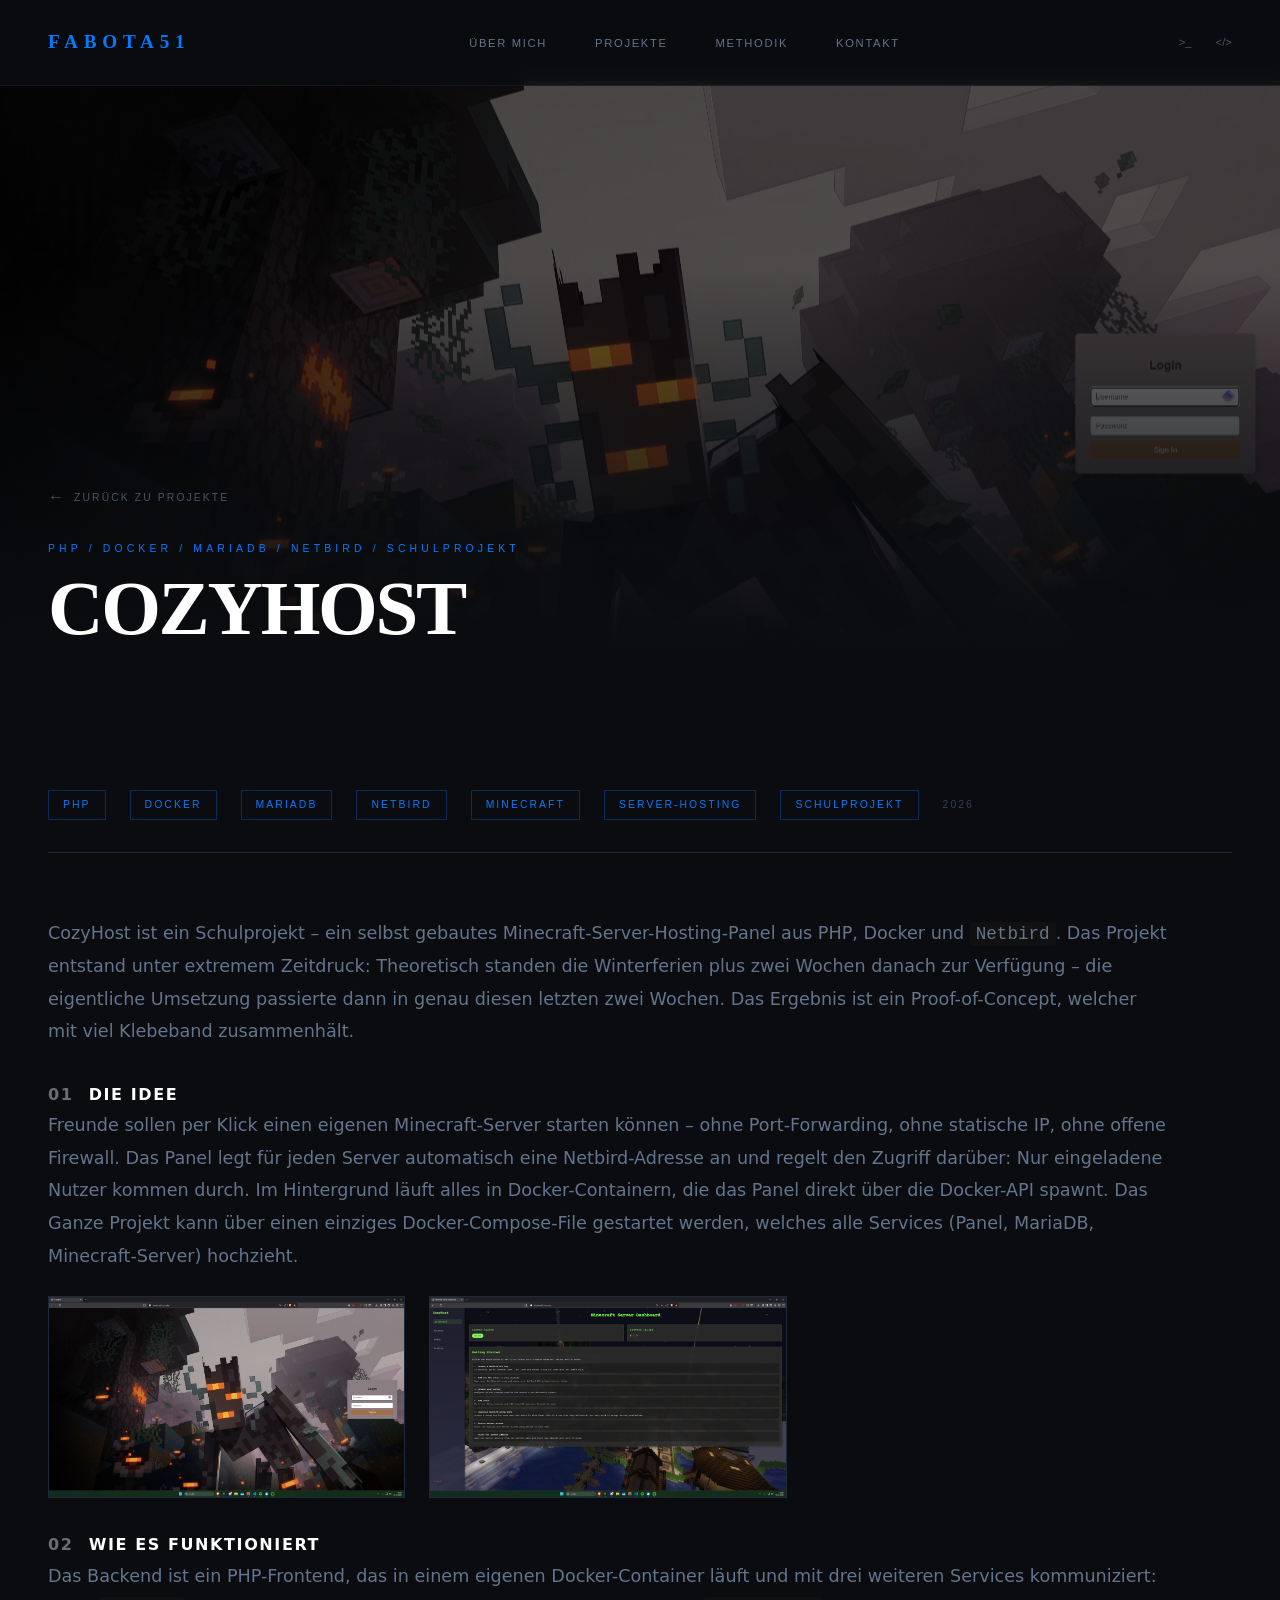
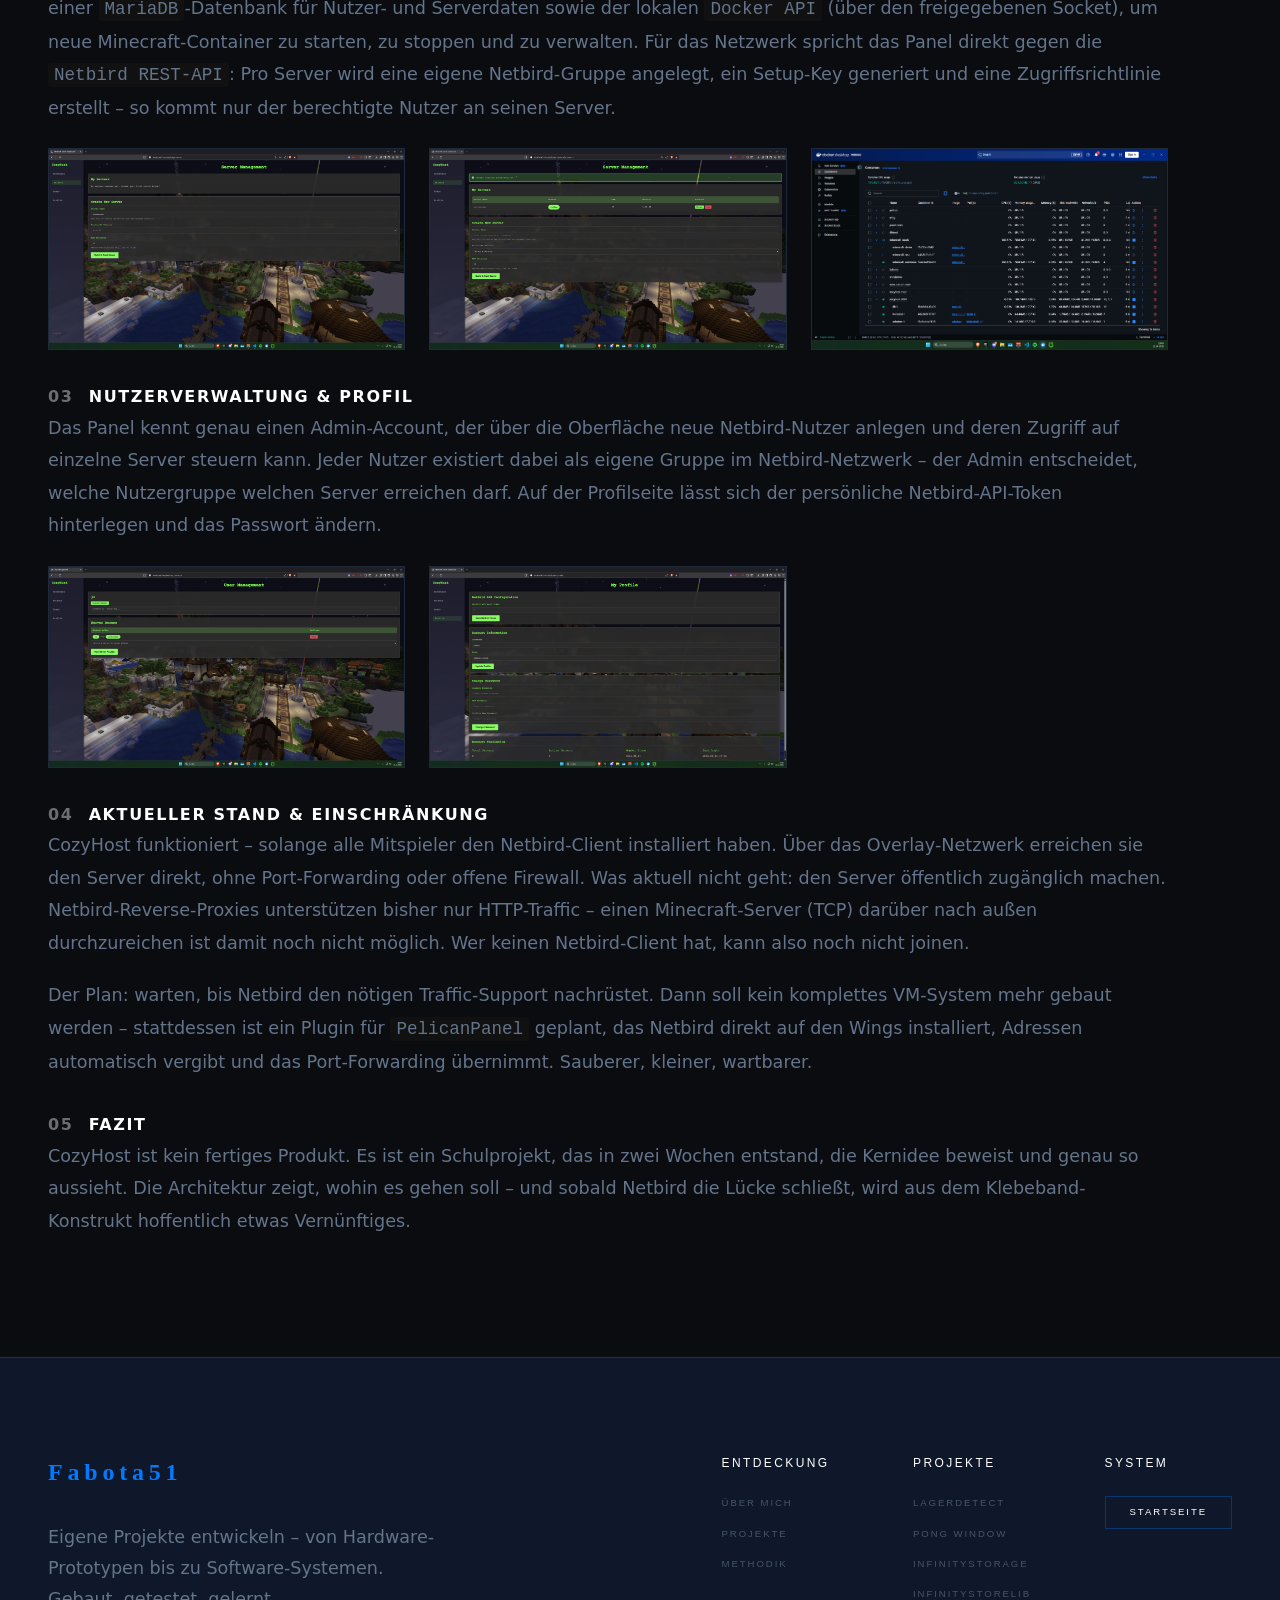
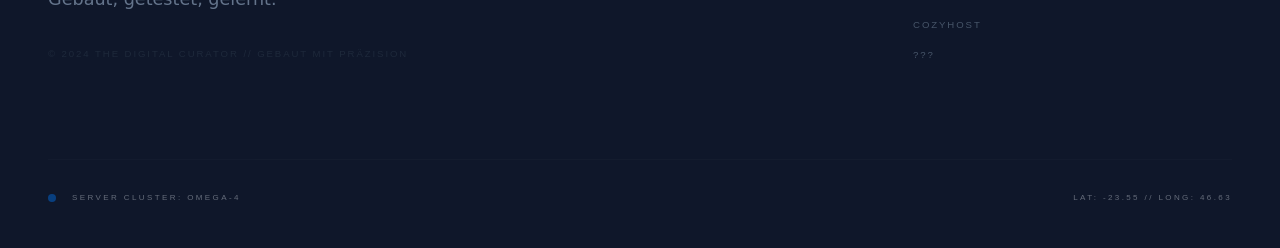
<file: subpages/CozyHost/index.html>
<!DOCTYPE html>
<html lang="de">
<head>
  <meta charset="utf-8"/>
  <meta name="viewport" content="width=device-width, initial-scale=1.0"/>
  <title>CozyHost — Fabota51</title>
  <link rel="stylesheet" href="../../css/style.css"/>
  <script src="../../components/include.js" defer></script>
  <style>
    .subpage-content { grid-template-columns: 1fr !important; }
    .subpage-body { max-width: 100%; }
    .subpage-images { grid-template-columns: repeat(auto-fill, minmax(290px, 1fr)) !important; }
  </style>
</head>
<body>

<div data-include="../../components/nav.html"></div>

<div class="subpage-hero">
  <img class="subpage-hero-img" src="../../images/CozyHost.png" alt="CozyHost Vorschau"/>
  <div class="subpage-hero-overlay"></div>
  <div class="subpage-hero-content">
    <a href="/#archive" class="subpage-back">
      <span class="subpage-back-arrow">←</span> Zurück zu Projekte
    </a>
    <span class="subpage-eyebrow">PHP / Docker / MariaDB / Netbird / Schulprojekt</span>
    <h1 class="subpage-title">CozyHost</h1>
  </div>
</div>

<div class="subpage-content">
  <div class="subpage-meta">
    <span class="subpage-tag">PHP</span>
    <span class="subpage-tag">Docker</span>
    <span class="subpage-tag">MariaDB</span>
    <span class="subpage-tag">Netbird</span>
    <span class="subpage-tag">Minecraft</span>
    <span class="subpage-tag">Server-Hosting</span>
    <span class="subpage-tag">Schulprojekt</span>
    <span class="subpage-date">2026</span>
  </div>

  <div class="subpage-body">

    <p>
      CozyHost ist ein Schulprojekt – ein selbst gebautes Minecraft-Server-Hosting-Panel aus PHP, Docker und
      <code style="background:#111;padding:2px 6px;border-radius:3px;">Netbird</code>.
      Das Projekt entstand unter extremem Zeitdruck: Theoretisch standen die Winterferien plus zwei Wochen danach zur Verfügung –
      die eigentliche Umsetzung passierte dann in genau diesen letzten zwei Wochen.
      Das Ergebnis ist ein Proof-of-Concept, welcher mit viel Klebeband zusammenhält.
    </p>

    <!-- ── 01 ── -->
    <h3 style="margin-top:2rem; color: var(--accent, #fff); font-size:1rem; letter-spacing:.1em; text-transform:uppercase;">
      <span style="opacity:.4; margin-right:.5rem;">01</span> Die Idee
    </h3>
    <p>
      Freunde sollen per Klick einen eigenen Minecraft-Server starten können – ohne Port-Forwarding,
      ohne statische IP, ohne offene Firewall. Das Panel legt für jeden Server automatisch eine
      Netbird-Adresse an und regelt den Zugriff darüber: Nur eingeladene Nutzer kommen durch.
      Im Hintergrund läuft alles in Docker-Containern, die das Panel direkt über die Docker-API spawnt.
      Das Ganze Projekt kann über einen einziges Docker-Compose-File gestartet werden, welches alle Services (Panel, MariaDB, Minecraft-Server) hochzieht.
    </p>

    <div class="subpage-images" style="margin: 1.5rem 0;">
      <img src="images/Screenshot 2026-04-21 195530.png" alt="CozyHost – Login"/>
      <img src="images/Screenshot 2026-04-21 195630.png" alt="CozyHost – Dashboard"/>
    </div>

    <!-- ── 02 ── -->
    <h3 style="margin-top:2rem; color: var(--accent, #fff); font-size:1rem; letter-spacing:.1em; text-transform:uppercase;">
      <span style="opacity:.4; margin-right:.5rem;">02</span> Wie es funktioniert
    </h3>
    <p>
      Das Backend ist ein PHP-Frontend, das in einem eigenen Docker-Container läuft und mit drei weiteren
      Services kommuniziert: einer
      <code style="background:#111;padding:2px 6px;border-radius:3px;">MariaDB</code>-Datenbank
      für Nutzer- und Serverdaten sowie der lokalen
      <code style="background:#111;padding:2px 6px;border-radius:3px;">Docker API</code>
      (über den freigegebenen Socket), um neue Minecraft-Container zu starten, zu stoppen und zu verwalten.
      Für das Netzwerk spricht das Panel direkt gegen die
      <code style="background:#111;padding:2px 6px;border-radius:3px;">Netbird REST-API</code>:
      Pro Server wird eine eigene Netbird-Gruppe angelegt, ein Setup-Key generiert und eine Zugriffsrichtlinie
      erstellt – so kommt nur der berechtigte Nutzer an seinen Server.
    </p>

    <div class="subpage-images" style="margin: 1.5rem 0;">
      <img src="images/Screenshot 2026-04-21 195849.png" alt="Server Management – neuen Server anlegen"/>
      <img src="images/Screenshot 2026-04-21 200030.png" alt="Server Management – Server läuft"/>
      <img src="images/Screenshot 2026-04-21 200050.png" alt="Docker – laufende Container"/>
    </div>

    <!-- ── 03 ── -->
    <h3 style="margin-top:2rem; color: var(--accent, #fff); font-size:1rem; letter-spacing:.1em; text-transform:uppercase;">
      <span style="opacity:.4; margin-right:.5rem;">03</span> Nutzerverwaltung &amp; Profil
    </h3>
    <p>
      Das Panel kennt genau einen Admin-Account, der über die Oberfläche neue Netbird-Nutzer anlegen und
      deren Zugriff auf einzelne Server steuern kann. Jeder Nutzer existiert dabei als eigene Gruppe im
      Netbird-Netzwerk – der Admin entscheidet, welche Nutzergruppe welchen Server erreichen darf.
      Auf der Profilseite lässt sich der persönliche Netbird-API-Token hinterlegen und das Passwort ändern.
    </p>

    <div class="subpage-images" style="margin: 1.5rem 0;">
      <img src="images/Screenshot 2026-04-21 200958.png" alt="User Management"/>
      <img src="images/Screenshot 2026-04-21 195702.png" alt="Profil – Netbird-Konfiguration"/>
    </div>

    <!-- ── 04 ── -->
    <h3 style="margin-top:2rem; color: var(--accent, #fff); font-size:1rem; letter-spacing:.1em; text-transform:uppercase;">
      <span style="opacity:.4; margin-right:.5rem;">04</span> Aktueller Stand &amp; Einschränkung
    </h3>
    <p>
      CozyHost funktioniert – solange alle Mitspieler den Netbird-Client installiert haben.
      Über das Overlay-Netzwerk erreichen sie den Server direkt, ohne Port-Forwarding oder offene Firewall.
      Was aktuell nicht geht: den Server öffentlich zugänglich machen. Netbird-Reverse-Proxies unterstützen
      bisher nur HTTP-Traffic – einen Minecraft-Server (TCP) darüber nach außen durchzureichen ist damit
      noch nicht möglich. Wer keinen Netbird-Client hat, kann also noch nicht joinen.
    </p>
    <p>
      Der Plan: warten, bis Netbird den nötigen Traffic-Support nachrüstet. Dann soll kein
      komplettes VM-System mehr gebaut werden – stattdessen ist ein Plugin für
      <code style="background:#111;padding:2px 6px;border-radius:3px;">PelicanPanel</code>
      geplant, das Netbird direkt auf den Wings installiert, Adressen automatisch vergibt und das
      Port-Forwarding übernimmt. Sauberer, kleiner, wartbarer.
    </p>

    <!-- ── 05 ── -->
    <h3 style="margin-top:2rem; color: var(--accent, #fff); font-size:1rem; letter-spacing:.1em; text-transform:uppercase;">
      <span style="opacity:.4; margin-right:.5rem;">05</span> Fazit
    </h3>
    <p>
      CozyHost ist kein fertiges Produkt. Es ist ein Schulprojekt, das in zwei Wochen entstand,
      die Kernidee beweist und genau so aussieht. Die Architektur zeigt, wohin es gehen soll –
      und sobald Netbird die Lücke schließt, wird aus dem Klebeband-Konstrukt hoffentlich etwas Vernünftiges.
    </p>

  </div>
</div>

<div data-include="../../components/footer.html"></div>

</body>
</html>
</file>
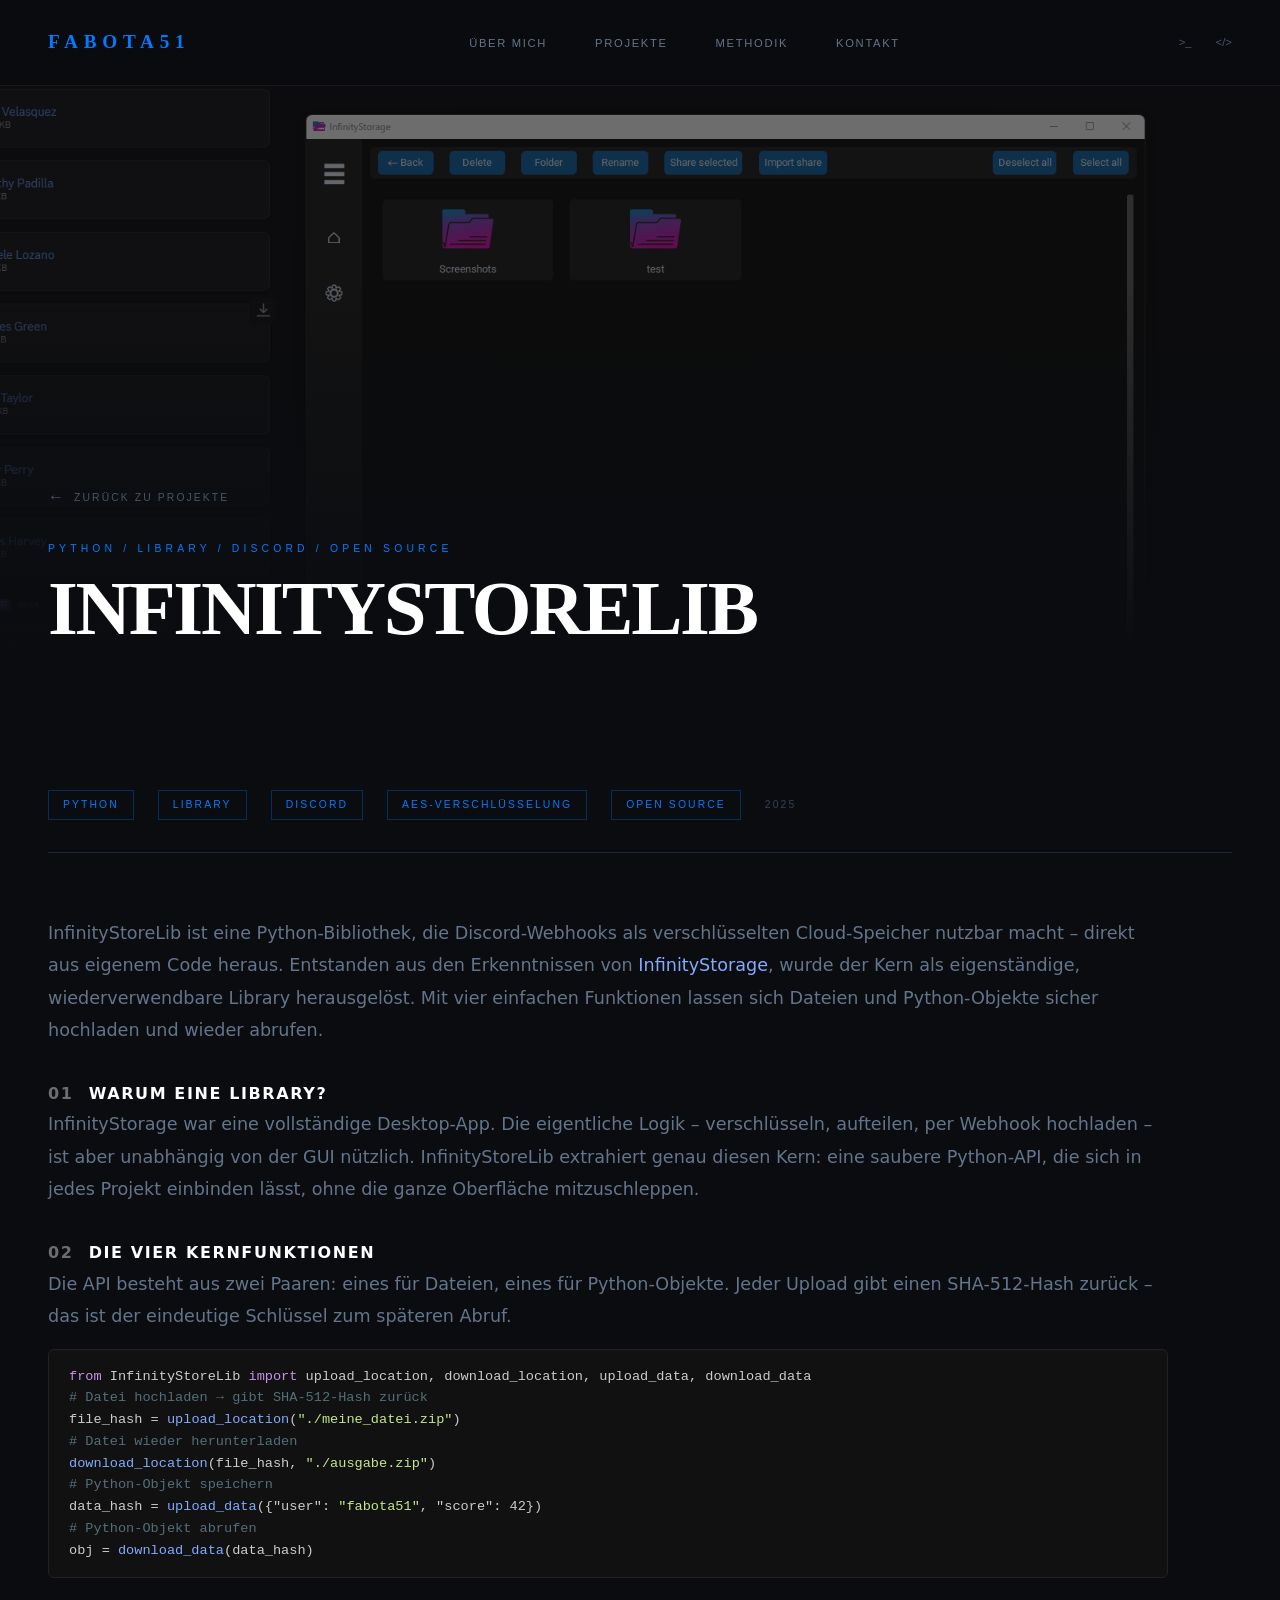
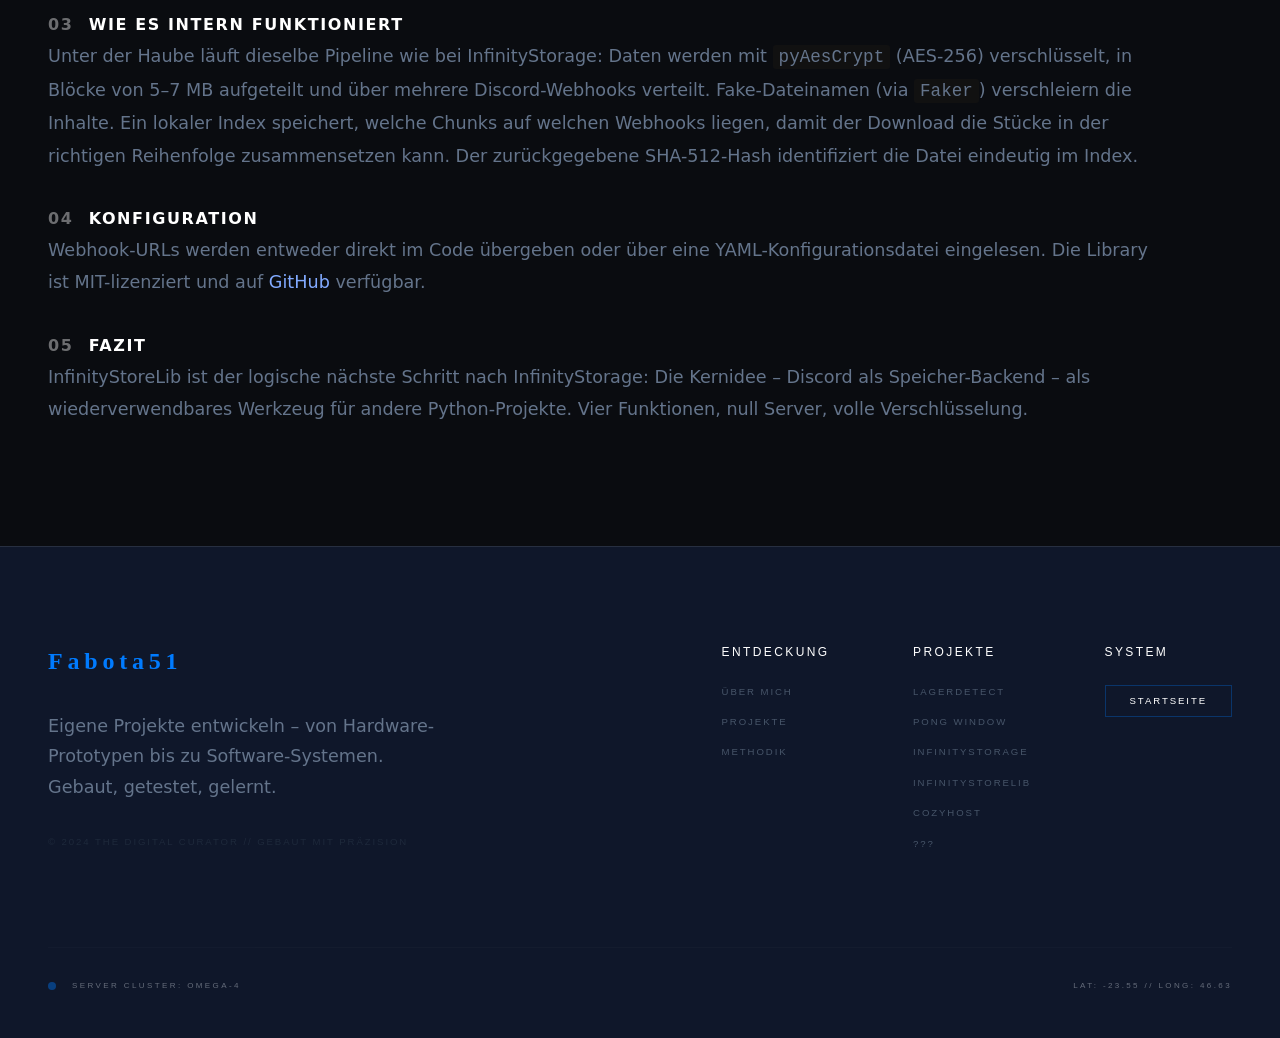
<file: subpages/InfinityStoreLib/index.html>
<!DOCTYPE html>
<html lang="de">
<head>
  <meta charset="utf-8"/>
  <meta name="viewport" content="width=device-width, initial-scale=1.0"/>
  <title>InfinityStoreLib — Fabota51</title>
  <link rel="stylesheet" href="../../css/style.css"/>
  <script src="../../components/include.js" defer></script>
  <style>
    .subpage-content { grid-template-columns: 1fr !important; }
    .subpage-body { max-width: 100%; }
    .code-block {
      background: #111;
      border: 1px solid #222;
      border-radius: 6px;
      padding: 1rem 1.25rem;
      margin: 1rem 0;
      overflow-x: auto;
      font-family: monospace;
      font-size: .85rem;
      line-height: 1.6;
      color: #ccc;
    }
    .code-block .kw  { color: #c792ea; }
    .code-block .fn  { color: #82aaff; }
    .code-block .st  { color: #c3e88d; }
    .code-block .cm  { color: #546e7a; }
  </style>
</head>
<body>

<div data-include="../../components/nav.html"></div>

<div class="subpage-hero">
  <img class="subpage-hero-img" src="../../images/InfinityStorage.png" alt="InfinityStoreLib Vorschau"/>
  <div class="subpage-hero-overlay"></div>
  <div class="subpage-hero-content">
    <a href="/#archive" class="subpage-back">
      <span class="subpage-back-arrow">←</span> Zurück zu Projekte
    </a>
    <span class="subpage-eyebrow">Python / Library / Discord / Open Source</span>
    <h1 class="subpage-title">InfinityStoreLib</h1>
  </div>
</div>

<div class="subpage-content">
  <div class="subpage-meta">
    <span class="subpage-tag">Python</span>
    <span class="subpage-tag">Library</span>
    <span class="subpage-tag">Discord</span>
    <span class="subpage-tag">AES-Verschlüsselung</span>
    <span class="subpage-tag">Open Source</span>
    <span class="subpage-date">2025</span>
  </div>

  <div class="subpage-body">

    <p>
      InfinityStoreLib ist eine Python-Bibliothek, die Discord-Webhooks als verschlüsselten Cloud-Speicher
      nutzbar macht – direkt aus eigenem Code heraus. Entstanden aus den Erkenntnissen von
      <a href="/subpages/InfinityStorage/" style="color:#82aaff;">InfinityStorage</a>, wurde der Kern
      als eigenständige, wiederverwendbare Library herausgelöst.
      Mit vier einfachen Funktionen lassen sich Dateien und Python-Objekte sicher hochladen und wieder abrufen.
    </p>

    <!-- ── 01 ── -->
    <h3 style="margin-top:2rem; color: var(--accent, #fff); font-size:1rem; letter-spacing:.1em; text-transform:uppercase;">
      <span style="opacity:.4; margin-right:.5rem;">01</span> Warum eine Library?
    </h3>
    <p>
      InfinityStorage war eine vollständige Desktop-App. Die eigentliche Logik – verschlüsseln, aufteilen,
      per Webhook hochladen – ist aber unabhängig von der GUI nützlich. InfinityStoreLib extrahiert genau
      diesen Kern: eine saubere Python-API, die sich in jedes Projekt einbinden lässt, ohne die ganze
      Oberfläche mitzuschleppen.
    </p>

    <!-- ── 02 ── -->
    <h3 style="margin-top:2rem; color: var(--accent, #fff); font-size:1rem; letter-spacing:.1em; text-transform:uppercase;">
      <span style="opacity:.4; margin-right:.5rem;">02</span> Die vier Kernfunktionen
    </h3>
    <p>
      Die API besteht aus zwei Paaren: eines für Dateien, eines für Python-Objekte.
      Jeder Upload gibt einen SHA-512-Hash zurück – das ist der eindeutige Schlüssel zum späteren Abruf.
    </p>

    <div class="code-block">
<span class="kw">from</span> InfinityStoreLib <span class="kw">import</span> upload_location, download_location, upload_data, download_data
<br>
<span class="cm"># Datei hochladen → gibt SHA-512-Hash zurück</span>
<br>
file_hash = <span class="fn">upload_location</span>(<span class="st">"./meine_datei.zip"</span>)
<br>
<span class="cm"># Datei wieder herunterladen</span>
<br>
<span class="fn">download_location</span>(file_hash, <span class="st">"./ausgabe.zip"</span>)
<br>
<span class="cm"># Python-Objekt speichern</span>
<br>
data_hash = <span class="fn">upload_data</span>({"user": <span class="st">"fabota51"</span>, "score": 42})
<br>
<span class="cm"># Python-Objekt abrufen</span>
<br>
obj = <span class="fn">download_data</span>(data_hash)
    </div>

    <!-- ── 03 ── -->
    <h3 style="margin-top:2rem; color: var(--accent, #fff); font-size:1rem; letter-spacing:.1em; text-transform:uppercase;">
      <span style="opacity:.4; margin-right:.5rem;">03</span> Wie es intern funktioniert
    </h3>
    <p>
      Unter der Haube läuft dieselbe Pipeline wie bei InfinityStorage:
      Daten werden mit <code style="background:#111;padding:2px 6px;border-radius:3px;">pyAesCrypt</code> (AES-256)
      verschlüsselt, in Blöcke von 5–7 MB aufgeteilt und über mehrere Discord-Webhooks verteilt.
      Fake-Dateinamen (via <code style="background:#111;padding:2px 6px;border-radius:3px;">Faker</code>) verschleiern
      die Inhalte. Ein lokaler Index speichert, welche Chunks auf welchen Webhooks liegen,
      damit der Download die Stücke in der richtigen Reihenfolge zusammensetzen kann.
      Der zurückgegebene SHA-512-Hash identifiziert die Datei eindeutig im Index.
    </p>

    <!-- ── 04 ── -->
    <h3 style="margin-top:2rem; color: var(--accent, #fff); font-size:1rem; letter-spacing:.1em; text-transform:uppercase;">
      <span style="opacity:.4; margin-right:.5rem;">04</span> Konfiguration
    </h3>
    <p>
      Webhook-URLs werden entweder direkt im Code übergeben oder über eine YAML-Konfigurationsdatei eingelesen.
      Die Library ist MIT-lizenziert und auf
      <a href="https://github.com/fabota51/InfinityStoreLib" style="color:#82aaff;">GitHub</a> verfügbar.
    </p>

    <!-- ── Fazit ── -->
    <h3 style="margin-top:2rem; color: var(--accent, #fff); font-size:1rem; letter-spacing:.1em; text-transform:uppercase;">
      <span style="opacity:.4; margin-right:.5rem;">05</span> Fazit
    </h3>
    <p>
      InfinityStoreLib ist der logische nächste Schritt nach InfinityStorage: Die Kernidee –
      Discord als Speicher-Backend – als wiederverwendbares Werkzeug für andere Python-Projekte.
      Vier Funktionen, null Server, volle Verschlüsselung.
    </p>

  </div>
</div>

<div data-include="../../components/footer.html"></div>

</body>
</html>
</file>
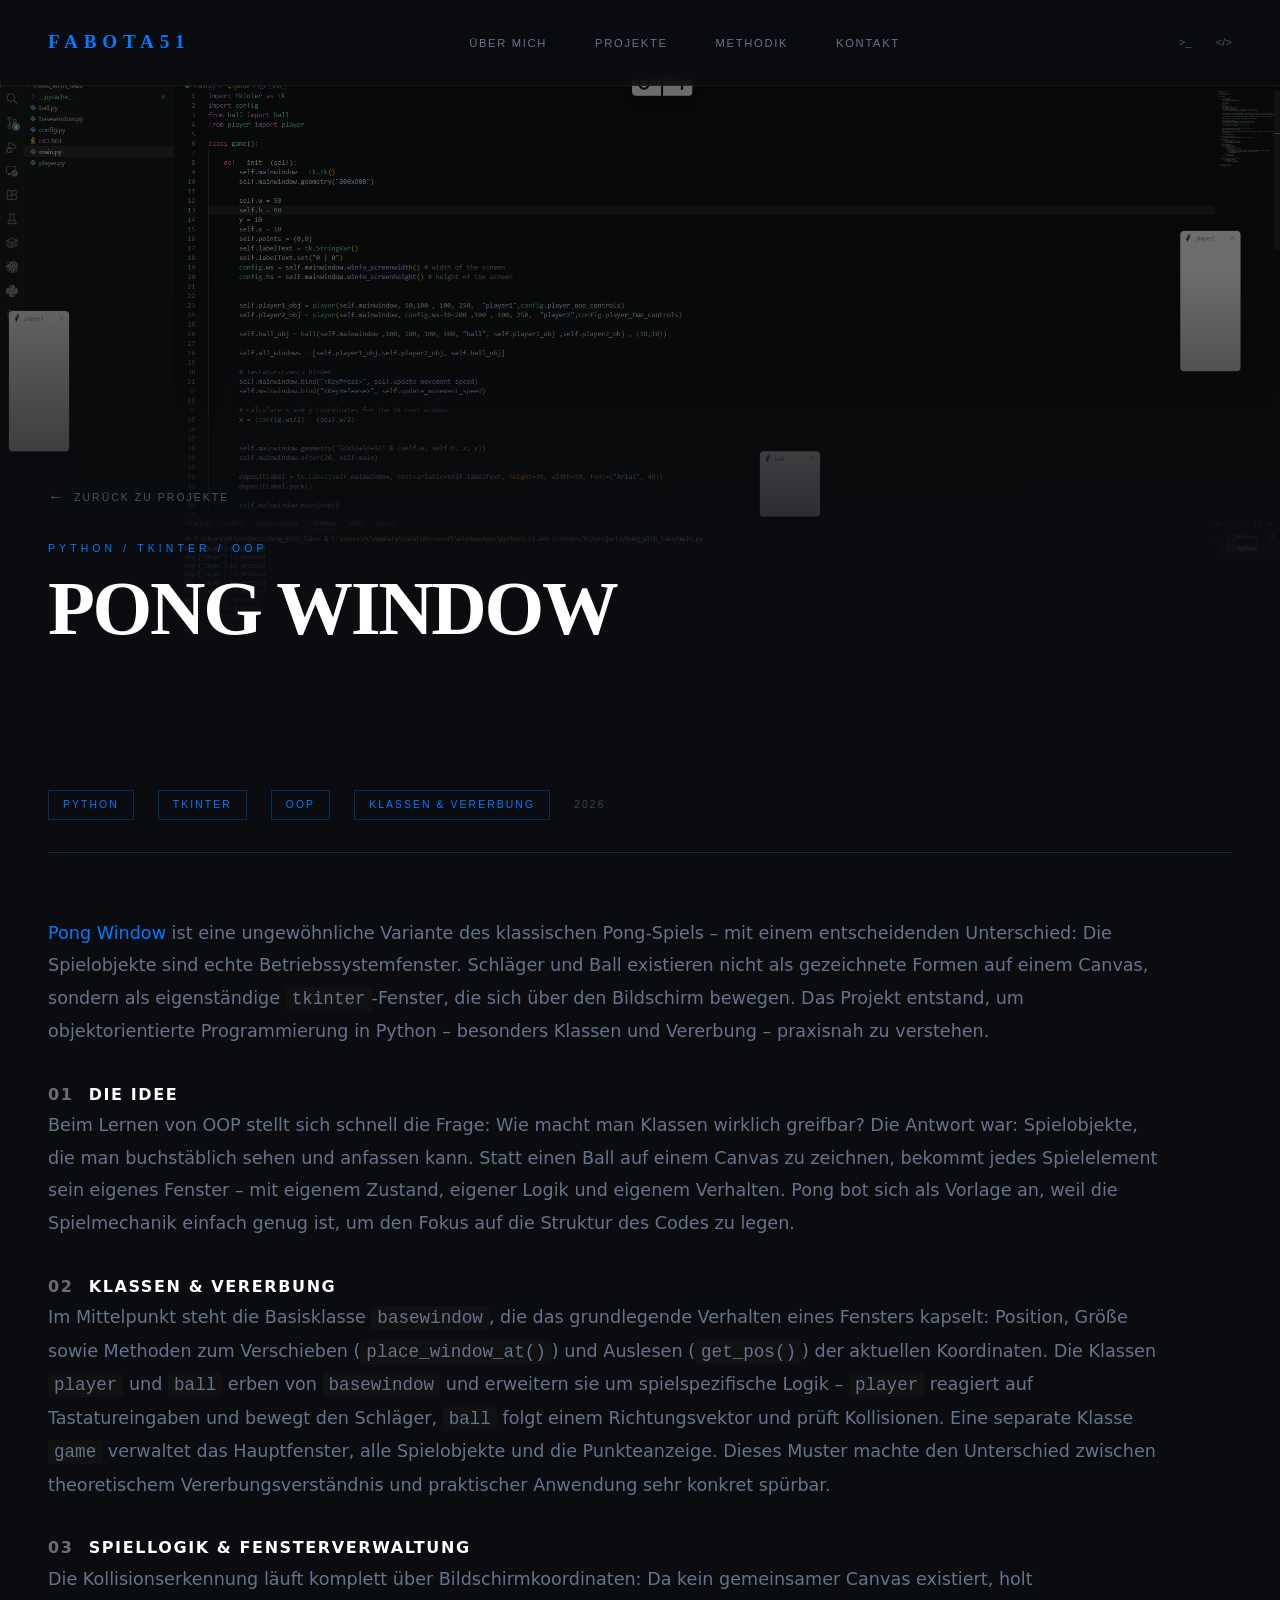
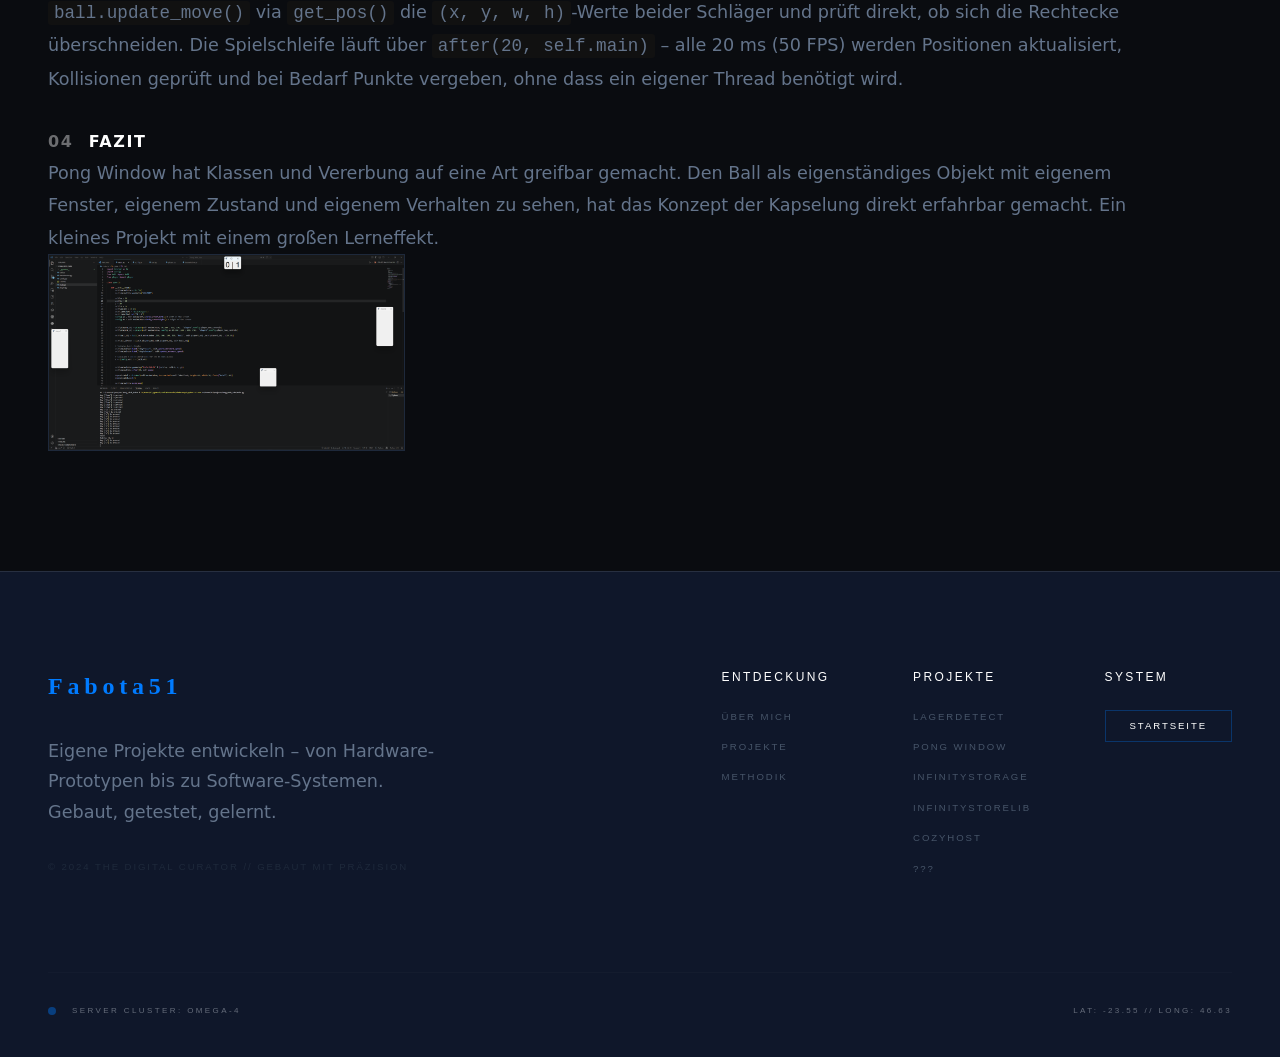
<file: subpages/pong-window/index.html>
<!DOCTYPE html>
<html lang="de">
<head>
  <meta charset="utf-8"/>
  <meta name="viewport" content="width=device-width, initial-scale=1.0"/>
  <title>Pong Window — Fabota51</title>
  <link rel="stylesheet" href="../../css/style.css"/>
  <script src="../../components/include.js" defer></script>
  <style>
    .subpage-content { grid-template-columns: 1fr !important; }
    .subpage-body { max-width: 100%; }
    .subpage-images { grid-template-columns: repeat(auto-fill, minmax(290px, 1fr)) !important; }
  </style>
</head>
<body>

<div data-include="../../components/nav.html"></div>

<div class="subpage-hero">
  <img class="subpage-hero-img" src="../../images/pong-window.png" alt="Pong Window Vorschau"/>
  <div class="subpage-hero-overlay"></div>
  <div class="subpage-hero-content">
    <a href="/#archive" class="subpage-back">
      <span class="subpage-back-arrow">←</span> Zurück zu Projekte
    </a>
    <span class="subpage-eyebrow">Python / Tkinter / OOP</span>
    <h1 class="subpage-title">Pong Window</h1>
  </div>
</div>

<div class="subpage-content">
  <div class="subpage-meta">
    <span class="subpage-tag">Python</span>
    <span class="subpage-tag">Tkinter</span>
    <span class="subpage-tag">OOP</span>
    <span class="subpage-tag">Klassen &amp; Vererbung</span>
    <span class="subpage-date">2026</span>
  </div>

  <div class="subpage-body">

    <p>
      <a href="https://github.com/fabota51/Pong_With_Tabs" style="color: #007bff;">Pong Window</a> ist eine ungewöhnliche Variante des klassischen Pong-Spiels –
      mit einem entscheidenden Unterschied: Die Spielobjekte sind echte Betriebssystemfenster.
      Schläger und Ball existieren nicht als gezeichnete Formen auf einem Canvas, sondern als
      eigenständige <code style="background:#111;padding:2px 6px;border-radius:3px;">tkinter</code>-Fenster,
      die sich über den Bildschirm bewegen. Das Projekt entstand, um objektorientierte
      Programmierung in Python – besonders Klassen und Vererbung – praxisnah zu verstehen.
    </p>

    <!-- ── Schritt 1 ── -->
    <h3 style="margin-top:2rem; color: var(--accent, #fff); font-size:1rem; letter-spacing:.1em; text-transform:uppercase;">
      <span style="opacity:.4; margin-right:.5rem;">01</span> Die Idee
    </h3>
    <p>
      Beim Lernen von OOP stellt sich schnell die Frage: Wie macht man Klassen wirklich greifbar?
      Die Antwort war: Spielobjekte, die man buchstäblich sehen und anfassen kann. Statt einen Ball
      auf einem Canvas zu zeichnen, bekommt jedes Spielelement sein eigenes Fenster – mit eigenem
      Zustand, eigener Logik und eigenem Verhalten. Pong bot sich als Vorlage an, weil die
      Spielmechanik einfach genug ist, um den Fokus auf die Struktur des Codes zu legen.
    </p>

    <!-- ── Schritt 2 ── -->
    <h3 style="margin-top:2rem; color: var(--accent, #fff); font-size:1rem; letter-spacing:.1em; text-transform:uppercase;">
      <span style="opacity:.4; margin-right:.5rem;">02</span> Klassen &amp; Vererbung
    </h3>
    <p>
      Im Mittelpunkt steht die Basisklasse <code style="background:#111;padding:2px 6px;border-radius:3px;">basewindow</code>,
      die das grundlegende Verhalten eines Fensters kapselt: Position, Größe sowie Methoden zum Verschieben
      (<code style="background:#111;padding:2px 6px;border-radius:3px;">place_window_at()</code>) und
      Auslesen (<code style="background:#111;padding:2px 6px;border-radius:3px;">get_pos()</code>) der
      aktuellen Koordinaten. Die Klassen <code style="background:#111;padding:2px 6px;border-radius:3px;">player</code> und
      <code style="background:#111;padding:2px 6px;border-radius:3px;">ball</code> erben von
      <code style="background:#111;padding:2px 6px;border-radius:3px;">basewindow</code>
      und erweitern sie um spielspezifische Logik – <code style="background:#111;padding:2px 6px;border-radius:3px;">player</code>
      reagiert auf Tastatureingaben und bewegt den Schläger, <code style="background:#111;padding:2px 6px;border-radius:3px;">ball</code>
      folgt einem Richtungsvektor und prüft Kollisionen. Eine separate Klasse
      <code style="background:#111;padding:2px 6px;border-radius:3px;">game</code> verwaltet das Hauptfenster,
      alle Spielobjekte und die Punkteanzeige.
      Dieses Muster machte den Unterschied zwischen theoretischem Vererbungsverständnis und
      praktischer Anwendung sehr konkret spürbar.
    </p>

    <!-- ── Schritt 3 ── -->
    <h3 style="margin-top:2rem; color: var(--accent, #fff); font-size:1rem; letter-spacing:.1em; text-transform:uppercase;">
      <span style="opacity:.4; margin-right:.5rem;">03</span> Spiellogik &amp; Fensterverwaltung
    </h3>
    <p>
      Die Kollisionserkennung läuft komplett über Bildschirmkoordinaten: Da kein gemeinsamer Canvas existiert,
      holt <code style="background:#111;padding:2px 6px;border-radius:3px;">ball.update_move()</code>
      via <code style="background:#111;padding:2px 6px;border-radius:3px;">get_pos()</code> die
      <code style="background:#111;padding:2px 6px;border-radius:3px;">(x, y, w, h)</code>-Werte beider Schläger
      und prüft direkt, ob sich die Rechtecke überschneiden. Die Spielschleife läuft über
      <code style="background:#111;padding:2px 6px;border-radius:3px;">after(20, self.main)</code> –
      alle 20 ms (50 FPS) werden Positionen aktualisiert, Kollisionen geprüft und bei Bedarf Punkte vergeben,
      ohne dass ein eigener Thread benötigt wird.
    </p>

    <!-- ── Fazit ── -->
    <h3 style="margin-top:2rem; color: var(--accent, #fff); font-size:1rem; letter-spacing:.1em; text-transform:uppercase;">
      <span style="opacity:.4; margin-right:.5rem;">04</span> Fazit
    </h3>
    <p>
      Pong Window hat Klassen und Vererbung auf eine Art greifbar gemacht. Den Ball als eigenständiges Objekt mit eigenem Fenster, eigenem Zustand
      und eigenem Verhalten zu sehen, hat das Konzept der Kapselung direkt erfahrbar gemacht.
      Ein kleines Projekt mit einem großen Lerneffekt.
    </p>
    <div class="subpage-images">
      <img src="/subpages/pong-window/images/1.png" alt="Pong Window Übersicht"/>

    </div>

  </div>
</div>

<div data-include="../../components/footer.html"></div>

</body>
</html>
</file>
<file: css/style.css>
/* ============================================================
   FONT STACKS — system fonts
   headline : Georgia (editorial serif, great italic support)
   body      : system-ui stack (best native sans per platform)
   label     : Trebuchet MS (geometric sans, universally available)
   ============================================================ */
:root {
  --font-headline: Georgia, 'Times New Roman', serif;
  --font-body: system-ui, -apple-system, BlinkMacSystemFont, 'Segoe UI', Roboto, sans-serif;
  --font-label: 'Trebuchet MS', 'Gill Sans', 'Gill Sans MT', Calibri, sans-serif;
}

/* ============================================================
   RESET & BASE
   ============================================================ */
*, *::before, *::after {
  box-sizing: border-box;
  margin: 0;
  padding: 0;
}
html { scroll-behavior: smooth; }
body {
  background-color: #0a0c10;
  color: #e2e8f0;
  font-family: var(--font-body);
  overflow-x: hidden;
  line-height: 1.5;
}
::selection { background-color: #007bff; color: #fff; }
img { display: block; max-width: 100%; }
a { color: inherit; text-decoration: none; }
button { cursor: pointer; font-family: inherit; background: none; border: none; }

/* ============================================================
   ICON TEXT (replaces Material Symbols)
   ============================================================ */
.icon {
  font-family: var(--font-label);
  font-size: 0.85em;
  font-style: normal;
  line-height: 1;
  display: inline-block;
  vertical-align: middle;
  user-select: none;
}

/* ============================================================
   NAVIGATION
   ============================================================ */
.nav {
  position: fixed;
  top: 0; left: 0; right: 0;
  z-index: 50;
  display: flex;
  justify-content: space-between;
  align-items: center;
  padding: 28px 48px;
  background: rgba(10, 12, 16, 0.8);
  backdrop-filter: blur(8px);
  -webkit-backdrop-filter: blur(8px);
  border-bottom: 1px solid rgba(255, 255, 255, 0.05);
}
.nav-logo {
  font-family: var(--font-headline);
  font-size: 1.2rem;
  font-weight: 900;
  letter-spacing: 0.3em;
  color: #007bff;
  text-transform: uppercase;
}
.nav-links {
  display: none;
  align-items: center;
  gap: 48px;
  list-style: none;
}
.nav-link {
  font-family: var(--font-label);
  font-size: 0.7rem;
  text-transform: uppercase;
  letter-spacing: 0.15em;
  font-weight: 500;
  color: #64748b;
  transition: color 0.2s;
}
.nav-link:hover { color: #fff; }
.nav-link--active {
  color: #007bff;
  font-weight: 700;
  border-bottom: 1px solid #007bff;
  padding-bottom: 4px;
}
.nav-icons { display: flex; align-items: center; gap: 24px; }
.nav-icon-btn {
  color: #475569;
  transition: color 0.2s;
  display: flex;
  align-items: center;
  padding: 0;
}
.nav-icon-btn:hover { color: #007bff; }

/* ============================================================
   BUTTONS
   ============================================================ */
.btn {
  display: inline-flex;
  align-items: center;
  gap: 10px;
  font-family: var(--font-label);
  font-size: 0.72rem;
  text-transform: uppercase;
  letter-spacing: 0.15em;
  font-weight: 700;
  padding: 16px 32px;
  border-radius: 8px;
  transition: all 0.3s cubic-bezier(0.16, 1, 0.3, 1);
  cursor: pointer;
  border: none;
}
.btn-primary { background: #007bff; color: #fff; }
.btn-primary:hover {
  transform: translateY(-2px);
  box-shadow: 0 10px 30px rgba(0, 123, 255, 0.4);
}
.btn-outline {
  background: transparent;
  color: #94a3b8;
  border: 1px solid #334155;
}
.btn-outline:hover { background: #1e293b; }

/* ============================================================
   HERO
   ============================================================ */
.hero {
  position: relative;
  min-height: 100vh;
  display: flex;
  align-items: center;
  padding: 104px 32px 64px;
  overflow: hidden;
  background: #0a0c10;
  border-bottom: 1px solid rgba(255, 255, 255, 0.07);
}
.hero-inner {
  position: relative;
  z-index: 1;
  width: 100%;
  max-width: 1280px;
  margin: 0 auto;
  display: grid;
  grid-template-columns: 1fr;
  gap: 48px;
  align-items: center;
}
.hero-eyebrow {
  font-family: var(--font-label);
  font-size: 0.7rem;
  font-weight: 700;
  text-transform: uppercase;
  letter-spacing: 0.4em;
  color: #007bff;
  display: block;
  margin-bottom: 24px;
}
.hero-headline {
  font-family: var(--font-headline);
  font-size: clamp(3rem, 9vw, 6rem);
  font-weight: 900;
  letter-spacing: -0.04em;
  line-height: 0.9;
  color: #fff;
  margin-bottom: 32px;
}
.hero-headline .accent { color: #00d4ff; font-style: italic; }
.hero-body {
  font-size: clamp(1rem, 2vw, 1.35rem);
  line-height: 1.7;
  color: #64748b;
  max-width: 480px;
  margin-bottom: 48px;
}
.hero-actions { display: flex; flex-wrap: wrap; gap: 24px; }
.hero-media { display: none; position: relative; height: 600px; }

/* ============================================================
   POLAROID FRAME
   ============================================================ */
.polaroid-frame {
  background: #1e293b;
  padding: 12px 12px 48px;
  box-shadow: 0 10px 30px -5px rgba(0, 0, 0, 0.5);
  transition: all 0.5s cubic-bezier(0.16, 1, 0.3, 1);
  border: 1px solid rgba(255, 255, 255, 0.05);
}
.polaroid-frame:hover {
  transform: translateY(-8px) rotate(0deg) scale(1.02) !important;
  box-shadow: 0 20px 40px -10px rgba(0, 0, 0, 0.6);
  z-index: 20;
  border-color: #007bff;
}
.hero-media .polaroid-frame {
  position: absolute;
  inset: 0;
  width: 100%;
  height: 100%;
  transform: rotate(2deg);
}
.hero-media .polaroid-frame img {
  width: 100%;
  height: 100%;
  object-fit: cover;
  filter: brightness(0.9) contrast(1.1);
}
.polaroid-caption {
  position: absolute;
  bottom: 16px;
  left: 16px;
  font-family: var(--font-label);
  font-size: 0.6rem;
  letter-spacing: 0.2em;
  color: #475569;
  text-transform: uppercase;
}

/* ============================================================
   VISION / ABOUT
   ============================================================ */
.section-vision {
  padding: 128px 48px;
  background: #0f172a;
  border-bottom: 1px solid rgba(255, 255, 255, 0.07);
}
.vision-grid {
  max-width: 1280px;
  margin: 0 auto;
  display: grid;
  grid-template-columns: 1fr;
  gap: 96px;
  align-items: center;
}
.vision-portrait-wrap { position: relative; }
.vision-portrait-img {
  aspect-ratio: 4 / 5;
  overflow: hidden;
  border-radius: 8px;
  background: #0a0c10;
}
.vision-portrait-img img {
  width: 100%;
  height: 100%;
  object-fit: cover;
  opacity: 0.8;
  mix-blend-mode: luminosity;
  transition: mix-blend-mode 0.7s, opacity 0.7s;
}
.vision-portrait-img img:hover { mix-blend-mode: normal; opacity: 1; }
.vision-card {
  position: absolute;
  bottom: -48px;
  right: -24px;
  padding: 32px;
  background: rgba(10, 12, 16, 0.85);
  backdrop-filter: blur(16px);
  -webkit-backdrop-filter: blur(16px);
  border-radius: 8px;
  border: 1px solid rgba(51, 65, 85, 0.3);
  max-width: 280px;
  box-shadow: 0 25px 50px -12px rgba(0, 0, 0, 0.5);
}
.vision-card h4 {
  font-family: var(--font-headline);
  font-size: 1.5rem;
  font-weight: 700;
  letter-spacing: -0.02em;
  color: #fff;
  margin-bottom: 16px;
}
.vision-card p {
  color: #64748b;
  font-size: 0.875rem;
  line-height: 1.6;
  margin-bottom: 24px;
}
.vision-card-rule { display: flex; align-items: center; gap: 8px; }
.vision-card-rule-line {
  width: 32px;
  height: 1px;
  background: #007bff;
  display: block;
  flex-shrink: 0;
}
.vision-card-rule-label {
  font-family: var(--font-label);
  font-size: 0.6rem;
  text-transform: uppercase;
  letter-spacing: 0.2em;
  color: #007bff;
}
.vision-text {
  display: flex;
  flex-direction: column;
  gap: 32px;
  padding-top: 64px;
}
.vision-eyebrow {
  font-family: var(--font-label);
  font-size: 0.7rem;
  text-transform: uppercase;
  letter-spacing: 0.5em;
  color: #475569;
}
.vision-headline {
  font-family: var(--font-headline);
  font-size: clamp(2rem, 4vw, 3.2rem);
  font-weight: 800;
  letter-spacing: -0.03em;
  text-transform: uppercase;
  color: #fff;
}
.vision-headline .accent { color: #00d4ff; font-style: italic; }
.vision-body { font-size: 1.1rem; line-height: 1.8; color: #64748b; }
.vision-stats {
  display: grid;
  grid-template-columns: 1fr 1fr;
  gap: 24px;
  padding-top: 32px;
}
.vision-stat { border-top: 1px solid #334155; padding-top: 24px; }
.vision-stat-label {
  font-family: var(--font-label);
  font-size: 0.7rem;
  text-transform: uppercase;
  letter-spacing: 0.1em;
  color: #007bff;
  font-weight: 700;
  display: block;
  margin-bottom: 8px;
}
.vision-stat-value {
  font-family: var(--font-headline);
  font-size: 1.2rem;
  font-weight: 700;
  text-transform: uppercase;
  color: #fff;
}
.vision-metrics {
  display: flex;
  gap: 64px;
  border-top: 1px solid rgba(51, 65, 85, 0.5);
  padding-top: 40px;
}
.vision-metric-num {
  font-family: var(--font-label);
  font-size: 1.875rem;
  font-weight: 700;
  color: #fff;
}
.vision-metric-label {
  font-family: var(--font-label);
  font-size: 0.6rem;
  text-transform: uppercase;
  letter-spacing: 0.2em;
  color: #475569;
  margin-top: 4px;
}

/* ============================================================
   PROJECTS TIMELINE
   ============================================================ */
.section-projects {
  background: #0a0c10;
  padding: 192px 48px;
  position: relative;
  overflow: hidden;
  border-bottom: 1px solid rgba(255, 255, 255, 0.07);
}
.section-projects::before {
  content: 'WORKS';
  position: absolute;
  top: 0; right: 0;
  padding: 96px;
  font-family: var(--font-label);
  font-size: clamp(8rem, 22vw, 25rem);
  font-weight: 700;
  color: #fff;
  opacity: 0.025;
  text-transform: uppercase;
  line-height: 1;
  pointer-events: none;
  user-select: none;
}
.projects-inner {
  max-width: 960px;
  margin: 0 auto;
  display: flex;
  flex-direction: column;
  align-items: center;
}
.projects-header {
  text-align: center;
  margin-bottom: 192px;
  position: relative;
  z-index: 1;
}
.projects-eyebrow {
  font-family: var(--font-label);
  font-size: 0.7rem;
  text-transform: uppercase;
  letter-spacing: 1em;
  color: #007bff;
}
.projects-headline {
  font-family: var(--font-headline);
  font-size: clamp(2.5rem, 6vw, 3.75rem);
  font-weight: 900;
  text-transform: uppercase;
  letter-spacing: -0.03em;
  color: #fff;
  margin-top: 24px;
}
.projects-sub {
  margin-top: 32px;
  display: flex;
  align-items: center;
  justify-content: center;
  gap: 16px;
}
.projects-sub-line {
  height: 1px;
  width: 32px;
  background: rgba(0, 123, 255, 0.4);
  display: block;
}
.projects-sub-text {
  font-family: var(--font-label);
  font-size: 0.6rem;
  font-style: italic;
  text-transform: uppercase;
  letter-spacing: 0.2em;
  color: #334155;
}
.project-timeline {
  position: relative;
  width: 100%;
  display: flex;
  flex-direction: column;
  align-items: center;
}
.project-timeline-line {
  position: absolute;
  left: 50%;
  transform: translateX(-50%);
  height: 100%;
  width: 1px;
  background: rgba(0, 123, 255, 0.1);
  background-color: #94a3b8;
  z-index: 0;
}
.project-item {
  position: relative;
  width: 100%;
  display: flex;
  margin-bottom: 48px;
  z-index: 1;
}
.project-item--right { justify-content: flex-end; }
.project-item:nth-child(2) { z-index: 2; }
.project-item:nth-child(3) { z-index: 3; }
.project-item:nth-child(4) { z-index: 4; }
.project-item:nth-child(5) { z-index: 5; }
.project-item:nth-child(6) { z-index: 6; }
.project-item:nth-child(7) { z-index: 7; }
.project-item-inner { width: 100%; perspective: 2000px; }
.project-card {
  background: #0f172a;
  border: 1px solid rgba(51, 65, 85, 0.4);
  padding: 8px;
  box-shadow: 0 0 50px rgba(0, 0, 0, 0.8);
  transition: transform 0.7s cubic-bezier(0.16, 1, 0.3, 1),
              z-index 0.7s;
  position: relative;
  border-radius: 4px;
}
.project-card--tilt-left  { transform: rotate(-4deg); }
.project-card--tilt-right { transform: rotate(3deg); }
.project-card:hover {
  transform: rotate(0deg) scale(1.05) !important;
  z-index: 50;
  position: relative;
}
.project-card-date {
  position: absolute;
  z-index: 20;
  font-family: var(--font-label);
  font-size: 0.6rem;
  color: #007bff;
  background: rgba(10, 12, 16, 0.85);
  padding: 4px 8px;
  letter-spacing: 0.2em;
  border: 1px solid rgba(0, 123, 255, 0.2);
  top: 16px;
}
.project-item--left  .project-card-date { right: 16px; }
.project-item--right .project-card-date { left: 16px; }
.project-card-img {
  width: 100%;
  height: 450px;
  object-fit: cover;
  filter: grayscale(1) brightness(0.75);
  transition: filter 0.7s;
  display: block;
}
.project-card-img--short { height: 400px; }
.project-card:hover .project-card-img { filter: grayscale(0) brightness(1); }
.project-card-info { padding: 32px; }
.project-card-title {
  font-family: var(--font-headline);
  font-size: 1.5rem;
  font-weight: 700;
  text-transform: uppercase;
  letter-spacing: 0.1em;
  color: #fff;
  transition: color 0.3s;
}
.project-card:hover .project-card-title { color: #00d4ff; }
.project-card-tag {
  font-family: var(--font-label);
  font-size: 0.6rem;
  text-transform: uppercase;
  color: #475569;
  margin-top: 16px;
  letter-spacing: 0.3em;
}

/* ============================================================
   TICKER
   ============================================================ */
.section-ticker {
  padding: 40px 48px;
  border-top: 1px solid rgba(0, 123, 255, 0.1);
  border-bottom: 1px solid rgba(0, 123, 255, 0.1);
  background: #0f172a;
  overflow: hidden;
}
.ticker-content {
  display: flex;
  gap: 96px;
  font-family: var(--font-label);
  font-size: 0.6rem;
  text-transform: uppercase;
  color: #334155;
  letter-spacing: 0.4em;
  white-space: nowrap;
}

/* ============================================================
   METHODOLOGY
   ============================================================ */
.section-methodology {
  padding: 128px 48px;
  background: #0f172a;
  overflow: hidden;
  border-bottom: 1px solid rgba(255, 255, 255, 0.07);
}
.methodology-inner {
  max-width: 1280px;
  margin: 0 auto;
  border-left: 1px solid #1e293b;
  padding-left: 48px;
}
.methodology-eyebrow {
  font-family: var(--font-label);
  font-size: 0.7rem;
  font-weight: 700;
  text-transform: uppercase;
  letter-spacing: 0.4em;
  color: #007bff;
  display: block;
  margin-bottom: 48px;
}
.methodology-items { display: flex; flex-direction: column; gap: 128px; }
.methodology-item { position: relative; }
.methodology-num {
  position: absolute;
  left: -48px;
  top: 0;
  font-family: var(--font-headline);
  font-size: 3.75rem;
  font-weight: 100;
  color: #1e293b;
  line-height: 1;
  transition: color 0.5s;
  user-select: none;
}
.methodology-item:hover .methodology-num { color: #00d4ff; }
.methodology-title {
  font-family: var(--font-headline);
  font-size: 2.25rem;
  font-weight: 700;
  text-transform: uppercase;
  color: #fff;
  margin-bottom: 24px;
}
.methodology-body { max-width: 640px; font-size: 1.2rem; line-height: 1.75; color: #64748b; }

/* ============================================================
   CTA
   ============================================================ */
.section-cta {
  padding: 160px 32px;
  text-align: center;
  position: relative;
  overflow: hidden;
  background: #0a0c10;
  border-bottom: 1px solid rgba(255, 255, 255, 0.07);
}
.cta-glow {
  position: absolute;
  top: 0;
  left: 50%;
  transform: translateX(-50%);
  width: 800px;
  height: 400px;
  background: rgba(0, 123, 255, 0.1);
  border-radius: 50%;
  filter: blur(120px);
  pointer-events: none;
}
.cta-inner { position: relative; z-index: 1; max-width: 896px; margin: 0 auto; }
.cta-headline {
  font-family: var(--font-headline);
  font-size: clamp(3rem, 8vw, 6rem);
  font-weight: 900;
  letter-spacing: -0.03em;
  text-transform: uppercase;
  color: #fff;
  margin-bottom: 48px;
  line-height: 0.95;
}
.cta-headline .accent { color: #00d4ff; font-style: italic; }
.cta-link { display: inline-flex; align-items: center; gap: 24px; }
.cta-link-text {
  font-family: var(--font-headline);
  font-size: 1.875rem;
  font-weight: 700;
  text-transform: uppercase;
  border-bottom: 4px solid #007bff;
  color: #fff;
  transition: border-color 0.3s;
  padding-bottom: 2px;
}
.cta-link:hover .cta-link-text { border-color: #00d4ff; }
.cta-arrow {
  font-size: 2.5rem;
  font-family: var(--font-body);
  color: #007bff;
  transition: transform 0.3s cubic-bezier(0.16, 1, 0.3, 1);
  line-height: 1;
}
.cta-link:hover .cta-arrow { transform: translateX(16px); }

/* ============================================================
   FOOTER
   ============================================================ */
.footer {
  background: #0f172a;
  padding: 96px 48px 48px;
  border-top: 1px solid rgba(255, 255, 255, 0.1);
}
.footer-top {
  max-width: 1280px;
  margin: 0 auto;
  display: flex;
  flex-direction: column;
  gap: 64px;
  margin-bottom: 96px;
}
.footer-brand-name {
  font-family: var(--font-headline);
  font-size: 1.5rem;
  font-weight: 900;
  letter-spacing: 0.2em;
  color: #007bff;
  margin-bottom: 32px;
}
.footer-brand-desc {
  color: #64748b;
  font-size: 1.1rem;
  line-height: 1.75;
  max-width: 400px;
  margin-bottom: 32px;
}
.footer-brand-copy {
  font-family: var(--font-label);
  font-size: 0.6rem;
  text-transform: uppercase;
  letter-spacing: 0.2em;
  color: #1e293b;
}
.footer-cols {
  display: grid;
  grid-template-columns: repeat(2, 1fr);
  gap: 64px;
}
.footer-col-title {
  font-family: var(--font-label);
  font-size: 0.75rem;
  text-transform: uppercase;
  letter-spacing: 0.2em;
  color: #fff;
  margin-bottom: 24px;
}
.footer-col-links { list-style: none; display: flex; flex-direction: column; gap: 16px; }
.footer-col-link {
  font-family: var(--font-label);
  font-size: 0.6rem;
  text-transform: uppercase;
  letter-spacing: 0.2em;
  color: #475569;
  transition: color 0.2s;
  display: block;
}
.footer-col-link:hover { color: #007bff; }
.footer-system-btn {
  display: inline-block;
  font-family: var(--font-label);
  font-size: 0.6rem;
  text-transform: uppercase;
  letter-spacing: 0.2em;
  color: #fff;
  border: 1px solid rgba(0, 123, 255, 0.3);
  padding: 8px 24px;
  transition: border-color 0.2s;
  text-align: center;
}
.footer-system-btn:hover { border-color: #007bff; }
.footer-bottom {
  max-width: 1280px;
  margin: 0 auto;
  border-top: 1px solid rgba(255, 255, 255, 0.05);
  padding-top: 32px;
  display: flex;
  justify-content: space-between;
  align-items: center;
  opacity: 0.4;
}
.footer-status {
  display: flex;
  align-items: center;
  gap: 16px;
  font-family: var(--font-label);
  font-size: 0.5rem;
  text-transform: uppercase;
  letter-spacing: 0.3em;
}
.footer-status-dot {
  width: 8px;
  height: 8px;
  border-radius: 50%;
  background: #007bff;
  animation: pulse 2s infinite;
  flex-shrink: 0;
}
@keyframes pulse { 0%, 100% { opacity: 1; } 50% { opacity: 0.3; } }
.footer-coordinates {
  font-family: var(--font-label);
  font-size: 0.5rem;
  text-transform: uppercase;
  letter-spacing: 0.3em;
}

/* ============================================================
   RESPONSIVE
   ============================================================ */
@media (min-width: 768px) {
  .nav-links { display: flex; }

  /* project timeline left/right split */
  .project-item--right { margin-top: -120px; }
  .project-item--left  .project-item-inner { width: 60%; padding-right: 64px; }
  .project-item--right .project-item-inner { width: 60%; padding-left: 80px; }

  .methodology-inner { padding-left: 96px; }
  .methodology-num { left: -96px; }

  .footer-top { flex-direction: row; justify-content: space-between; align-items: flex-start; }
  .footer-cols { grid-template-columns: repeat(3, 1fr); }

  .vision-card { right: -48px; }
}
@media (min-width: 1024px) {
  .hero-inner { grid-template-columns: 1fr 340px; }
  .hero-media { display: block; }
  .vision-grid { grid-template-columns: 1fr 1fr; }
  .vision-text { padding-top: 0; }
}

/* ============================================================
   PROJECT CARD AS ANCHOR
   ============================================================ */
a.project-card {
  display: block;
  color: inherit;
  text-decoration: none;
}

/* ============================================================
   SUBPAGE — PROJECT DETAIL
   ============================================================ */
.subpage-hero {
  position: relative;
  min-height: 70vh;
  display: flex;
  align-items: flex-end;
  overflow: hidden;
  margin-top: 80px;
}
.subpage-hero-img {
  position: absolute;
  inset: 0;
  width: 100%;
  height: 100%;
  object-fit: cover;
  filter: brightness(0.45);
}
.subpage-hero-overlay {
  position: absolute;
  inset: 0;
  background: linear-gradient(to top, #0a0c10 10%, transparent 70%);
}
.subpage-hero-content {
  position: relative;
  z-index: 1;
  padding: 64px 48px;
  max-width: 1280px;
  width: 100%;
  margin: 0 auto;
}
.subpage-back {
  display: inline-flex;
  align-items: center;
  gap: 8px;
  font-family: var(--font-label);
  font-size: 0.65rem;
  text-transform: uppercase;
  letter-spacing: 0.2em;
  color: #475569;
  margin-bottom: 32px;
  transition: color 0.2s;
}
.subpage-back:hover { color: #007bff; }
.subpage-back-arrow { font-size: 1rem; }
.subpage-eyebrow {
  font-family: var(--font-label);
  font-size: 0.65rem;
  text-transform: uppercase;
  letter-spacing: 0.4em;
  color: #007bff;
  display: block;
  margin-bottom: 16px;
}
.subpage-title {
  font-family: var(--font-headline);
  font-size: clamp(2.5rem, 6vw, 5rem);
  font-weight: 900;
  letter-spacing: -0.03em;
  line-height: 0.95;
  color: #fff;
  text-transform: uppercase;
}
.subpage-content {
  max-width: 1280px;
  margin: 0 auto;
  padding: 80px 48px 120px;
  display: grid;
  grid-template-columns: 1fr;
  gap: 64px;
}
.subpage-meta {
  display: flex;
  flex-wrap: wrap;
  gap: 24px;
  align-items: center;
  padding-bottom: 32px;
  border-bottom: 1px solid #1e293b;
}
.subpage-tag {
  font-family: var(--font-label);
  font-size: 0.65rem;
  text-transform: uppercase;
  letter-spacing: 0.2em;
  color: #007bff;
  border: 1px solid rgba(0,123,255,0.3);
  padding: 6px 14px;
}
.subpage-date {
  font-family: var(--font-label);
  font-size: 0.65rem;
  text-transform: uppercase;
  letter-spacing: 0.2em;
  color: #334155;
}
.subpage-body {
  font-size: 1.1rem;
  line-height: 1.85;
  color: #64748b;
  max-width: 720px;
}
.subpage-body p + p { margin-top: 20px; }
.subpage-images {
  display: grid;
  grid-template-columns: 1fr;
  gap: 24px;
}
.subpage-images img {
  width: 100%;
  object-fit: cover;
  border: 1px solid #1e293b;
  display: block;
}
@media (min-width: 768px) {
  .subpage-content { grid-template-columns: 1fr 1fr; }
  .subpage-meta { grid-column: span 2; }
}
@media (min-width: 1024px) {
  .subpage-images { grid-template-columns: 1fr 1fr; }
}
</file>
